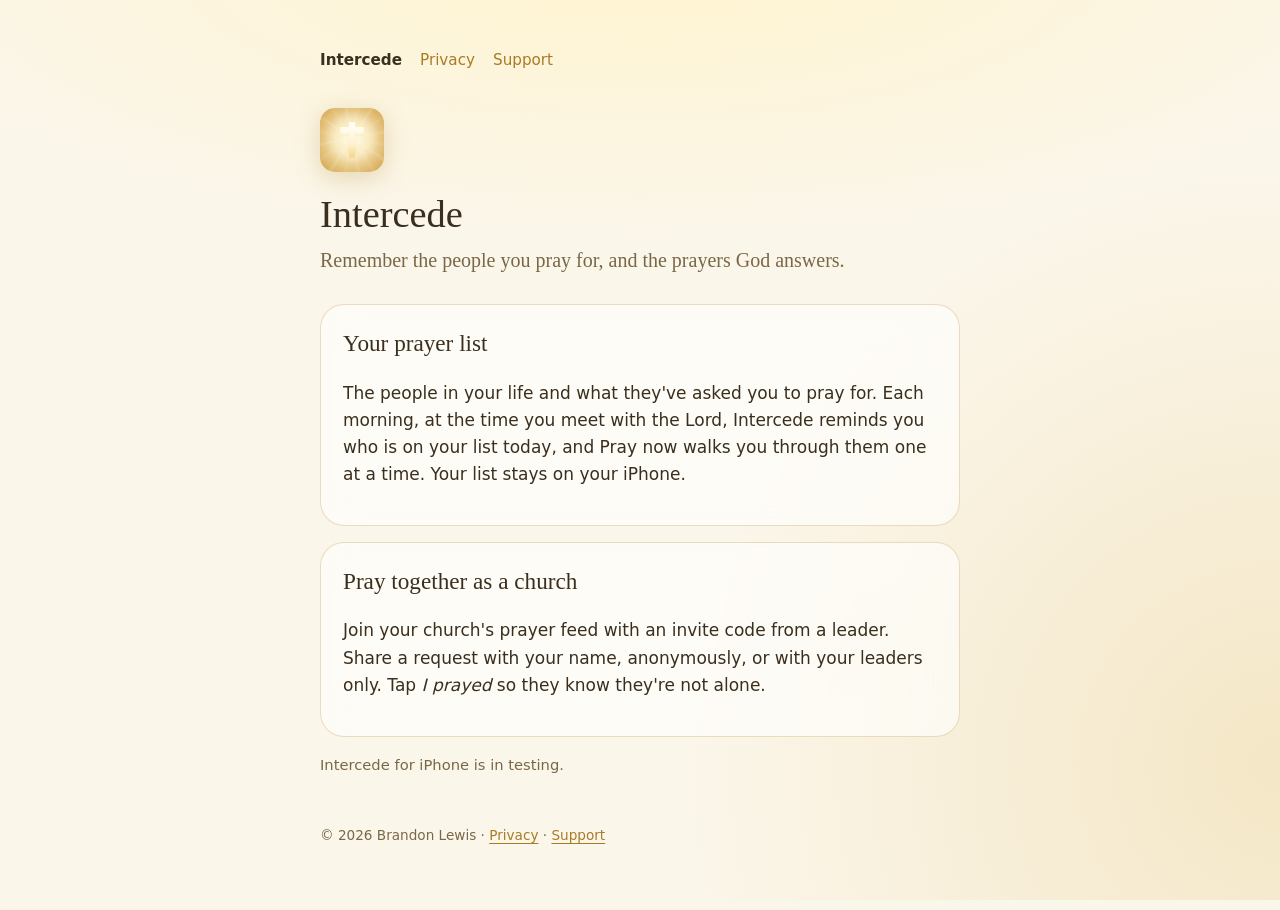
<file: index.html>
<!doctype html>
<html lang="en">
<head>
<meta charset="utf-8">
<meta name="viewport" content="width=device-width, initial-scale=1">
<title>Intercede</title>
<meta name="description" content="Intercede: a prayer list and reminders for iPhone, with church prayer feeds.">
<link rel="stylesheet" href="style.css">
<link rel="icon" href="icon.png">
</head>
<body>
<main>
<nav><a href="./" aria-current="page">Intercede</a><a href="privacy.html">Privacy</a><a href="support.html">Support</a></nav>
<img class="mark" src="icon.png" alt="">
<h1>Intercede</h1>
<p class="lede">Remember the people you pray for, and the prayers God answers.</p>

<div class="card">
<h2>Your prayer list</h2>
<p>The people in your life and what they've asked you to pray for. Each morning, at the time you meet with the Lord, Intercede reminds you who is on your list today, and Pray now walks you through them one at a time. Your list stays on your iPhone.</p>
</div>

<div class="card">
<h2>Pray together as a church</h2>
<p>Join your church's prayer feed with an invite code from a leader. Share a request with your name, anonymously, or with your leaders only. Tap <em>I prayed</em> so they know they're not alone.</p>
</div>

<p class="muted">Intercede for iPhone is in testing.</p>
<footer>&copy; 2026 Brandon Lewis &middot; <a href="privacy.html">Privacy</a> &middot; <a href="support.html">Support</a></footer>
</main>
</body>
</html>
</file>
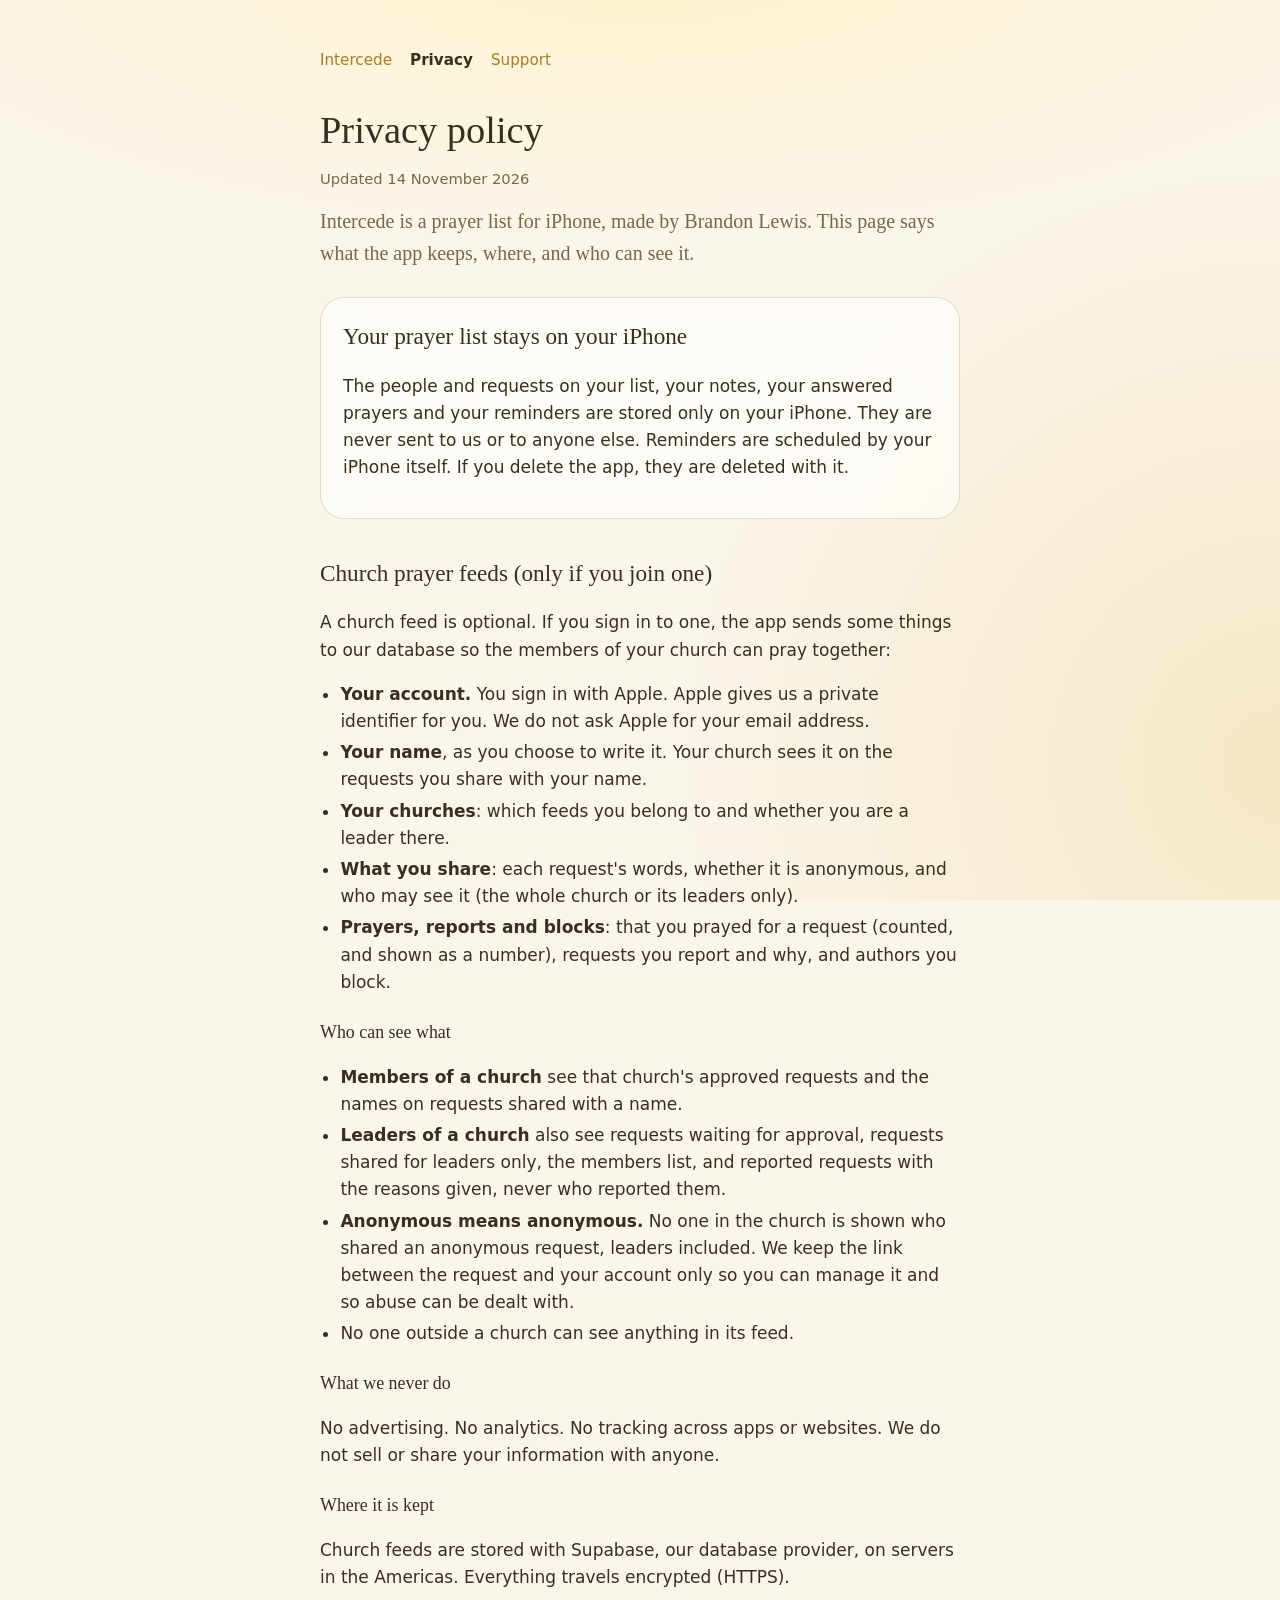
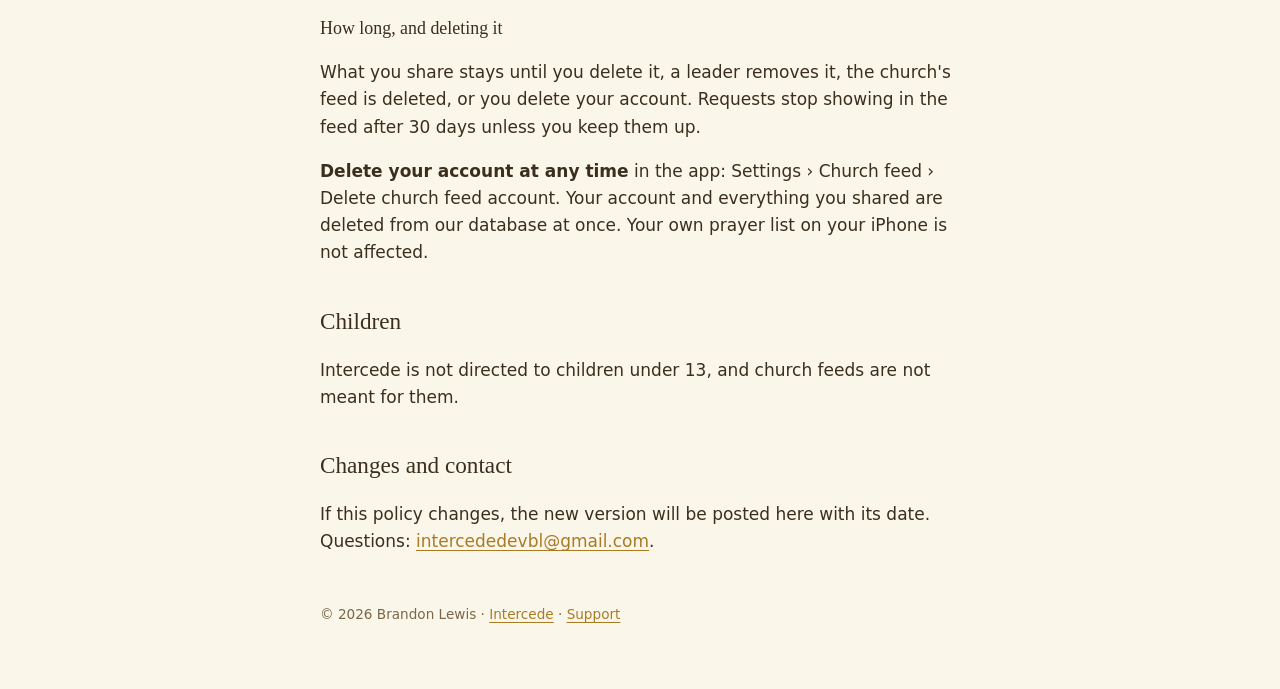
<file: privacy.html>
<!doctype html>
<html lang="en">
<head>
<meta charset="utf-8">
<meta name="viewport" content="width=device-width, initial-scale=1">
<title>Intercede privacy policy</title>
<meta name="description" content="What Intercede keeps, where, and who can see it.">
<link rel="stylesheet" href="style.css">
<link rel="icon" href="icon.png">
</head>
<body>
<main>
<nav><a href="./">Intercede</a><a href="privacy.html" aria-current="page">Privacy</a><a href="support.html">Support</a></nav>
<h1>Privacy policy</h1>
<p class="muted">Updated 14 November 2026</p>
<p class="lede">Intercede is a prayer list for iPhone, made by Brandon Lewis. This page says what the app keeps, where, and who can see it.</p>

<div class="card">
<h2>Your prayer list stays on your iPhone</h2>
<p>The people and requests on your list, your notes, your answered prayers and your reminders are stored only on your iPhone. They are never sent to us or to anyone else. Reminders are scheduled by your iPhone itself. If you delete the app, they are deleted with it.</p>
</div>

<h2>Church prayer feeds (only if you join one)</h2>
<p>A church feed is optional. If you sign in to one, the app sends some things to our database so the members of your church can pray together:</p>
<ul>
<li><strong>Your account.</strong> You sign in with Apple. Apple gives us a private identifier for you. We do not ask Apple for your email address.</li>
<li><strong>Your name</strong>, as you choose to write it. Your church sees it on the requests you share with your name.</li>
<li><strong>Your churches</strong>: which feeds you belong to and whether you are a leader there.</li>
<li><strong>What you share</strong>: each request's words, whether it is anonymous, and who may see it (the whole church or its leaders only).</li>
<li><strong>Prayers, reports and blocks</strong>: that you prayed for a request (counted, and shown as a number), requests you report and why, and authors you block.</li>
</ul>

<h3>Who can see what</h3>
<ul>
<li><strong>Members of a church</strong> see that church's approved requests and the names on requests shared with a name.</li>
<li><strong>Leaders of a church</strong> also see requests waiting for approval, requests shared for leaders only, the members list, and reported requests with the reasons given, never who reported them.</li>
<li><strong>Anonymous means anonymous.</strong> No one in the church is shown who shared an anonymous request, leaders included. We keep the link between the request and your account only so you can manage it and so abuse can be dealt with.</li>
<li>No one outside a church can see anything in its feed.</li>
</ul>

<h3>What we never do</h3>
<p>No advertising. No analytics. No tracking across apps or websites. We do not sell or share your information with anyone.</p>

<h3>Where it is kept</h3>
<p>Church feeds are stored with Supabase, our database provider, on servers in the Americas. Everything travels encrypted (HTTPS).</p>

<h3>How long, and deleting it</h3>
<p>What you share stays until you delete it, a leader removes it, the church's feed is deleted, or you delete your account. Requests stop showing in the feed after 30 days unless you keep them up.</p>
<p><strong>Delete your account at any time</strong> in the app: Settings &rsaquo; Church feed &rsaquo; Delete church feed account. Your account and everything you shared are deleted from our database at once. Your own prayer list on your iPhone is not affected.</p>

<h2>Children</h2>
<p>Intercede is not directed to children under 13, and church feeds are not meant for them.</p>

<h2>Changes and contact</h2>
<p>If this policy changes, the new version will be posted here with its date. Questions: <a href="mailto:intercededevbl@gmail.com">intercededevbl@gmail.com</a>.</p>

<footer>&copy; 2026 Brandon Lewis &middot; <a href="./">Intercede</a> &middot; <a href="support.html">Support</a></footer>
</main>
</body>
</html>
</file>
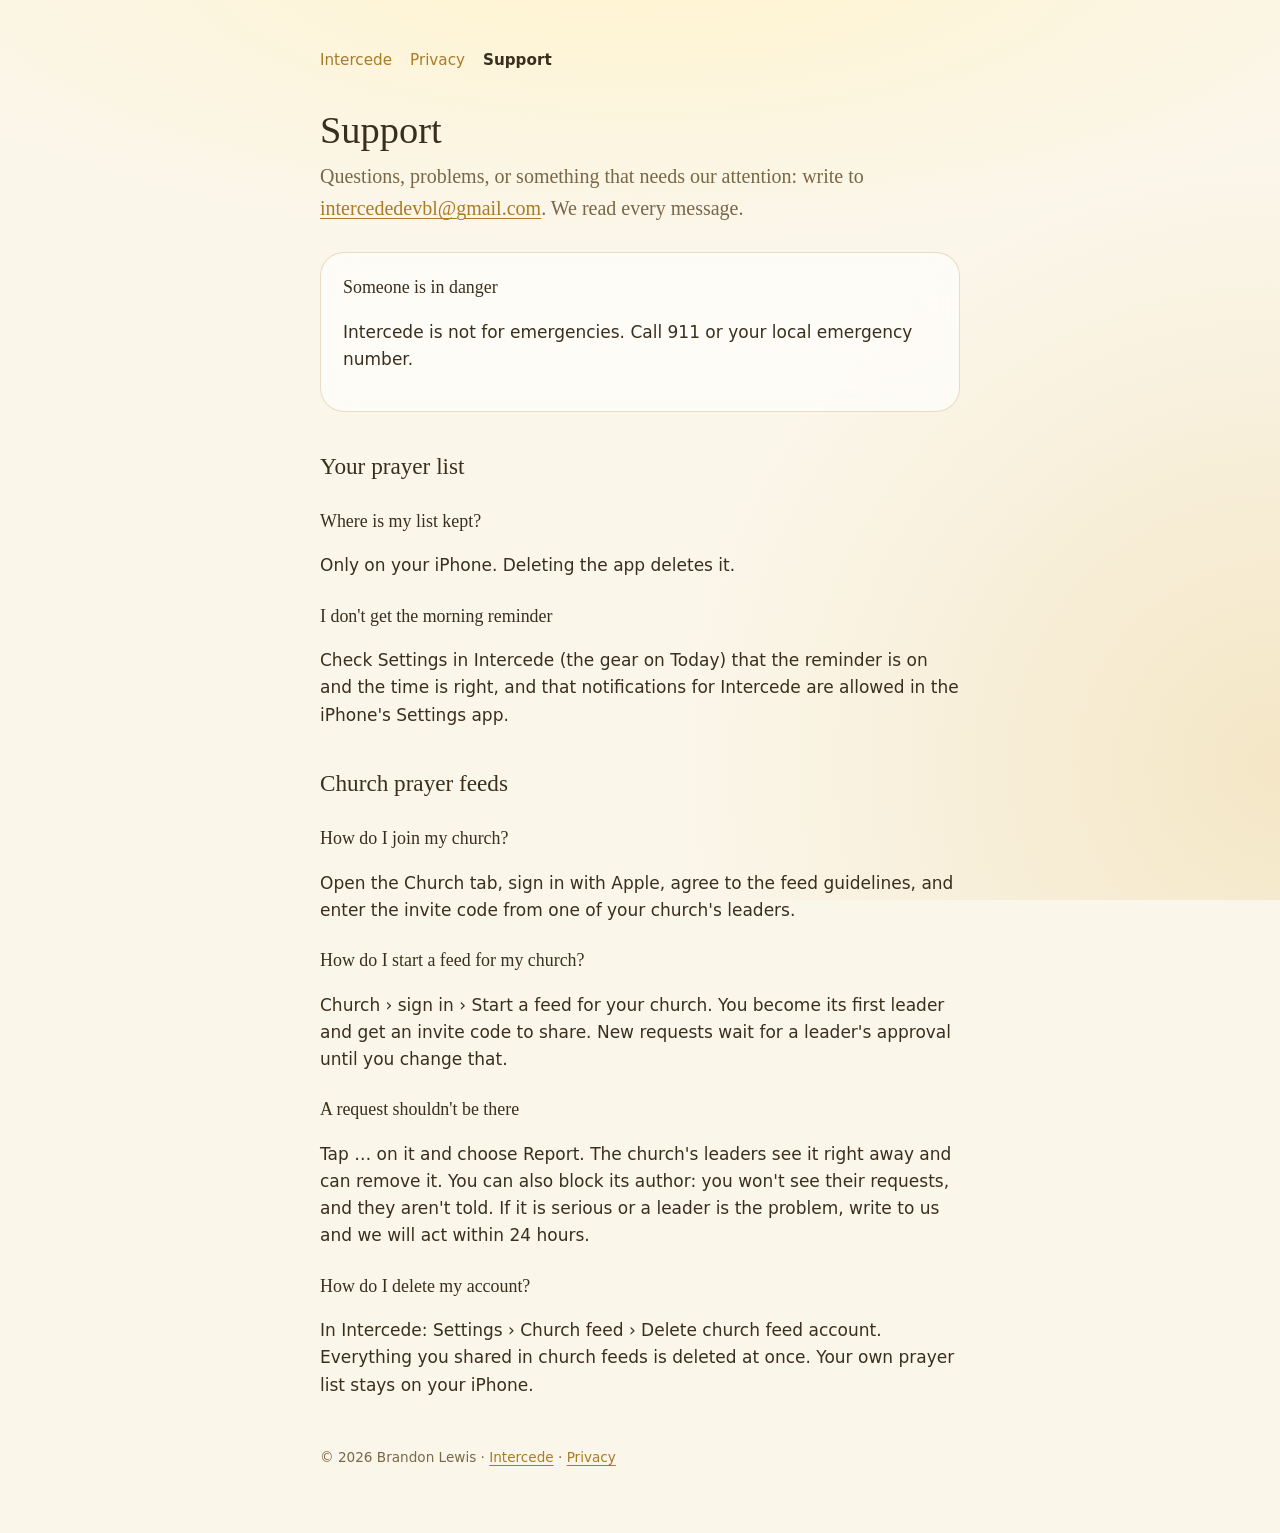
<file: support.html>
<!doctype html>
<html lang="en">
<head>
<meta charset="utf-8">
<meta name="viewport" content="width=device-width, initial-scale=1">
<title>Intercede support</title>
<meta name="description" content="Help with Intercede, and how to reach us.">
<link rel="stylesheet" href="style.css">
<link rel="icon" href="icon.png">
</head>
<body>
<main>
<nav><a href="./">Intercede</a><a href="privacy.html">Privacy</a><a href="support.html" aria-current="page">Support</a></nav>
<h1>Support</h1>
<p class="lede">Questions, problems, or something that needs our attention: write to <a href="mailto:intercededevbl@gmail.com">intercededevbl@gmail.com</a>. We read every message.</p>

<div class="card">
<h3>Someone is in danger</h3>
<p>Intercede is not for emergencies. Call 911 or your local emergency number.</p>
</div>

<h2>Your prayer list</h2>
<h3>Where is my list kept?</h3>
<p>Only on your iPhone. Deleting the app deletes it.</p>
<h3>I don't get the morning reminder</h3>
<p>Check Settings in Intercede (the gear on Today) that the reminder is on and the time is right, and that notifications for Intercede are allowed in the iPhone's Settings app.</p>

<h2>Church prayer feeds</h2>
<h3>How do I join my church?</h3>
<p>Open the Church tab, sign in with Apple, agree to the feed guidelines, and enter the invite code from one of your church's leaders.</p>
<h3>How do I start a feed for my church?</h3>
<p>Church &rsaquo; sign in &rsaquo; Start a feed for your church. You become its first leader and get an invite code to share. New requests wait for a leader's approval until you change that.</p>
<h3>A request shouldn't be there</h3>
<p>Tap &hellip; on it and choose Report. The church's leaders see it right away and can remove it. You can also block its author: you won't see their requests, and they aren't told. If it is serious or a leader is the problem, write to us and we will act within 24 hours.</p>
<h3>How do I delete my account?</h3>
<p>In Intercede: Settings &rsaquo; Church feed &rsaquo; Delete church feed account. Everything you shared in church feeds is deleted at once. Your own prayer list stays on your iPhone.</p>

<footer>&copy; 2026 Brandon Lewis &middot; <a href="./">Intercede</a> &middot; <a href="privacy.html">Privacy</a></footer>
</main>
</body>
</html>
</file>
<file: style.css>
/* Intercede's pages: ivory and gold, like the app. Nothing loaded from anywhere else. */
:root {
    --ivory: #fbf6ea;
    --parchment: #f3e7cb;
    --glow: #fff4cf;
    --gold: #a97b24;
    --gold-soft: #e8cb84;
    --ink: #3a2f1e;
    --ink-soft: #7a6747;
    --card: rgba(255, 255, 255, 0.62);
    --line: rgba(184, 137, 46, 0.28);
}
@media (prefers-color-scheme: dark) {
    :root {
        --ivory: #15110b;
        --parchment: #241b10;
        --glow: #3a2a10;
        --gold: #e3b65a;
        --gold-soft: #8a6420;
        --ink: #f5ecd9;
        --ink-soft: #bfae8c;
        --card: rgba(42, 32, 20, 0.62);
        --line: rgba(227, 182, 90, 0.25);
    }
}
* { box-sizing: border-box; }
html { -webkit-text-size-adjust: 100%; }
body {
    margin: 0;
    min-height: 100vh;
    color: var(--ink);
    background:
        radial-gradient(ellipse 90% 45% at 50% -5%, var(--glow), transparent 70%),
        radial-gradient(circle at 100% 85%, color-mix(in srgb, var(--gold-soft) 35%, transparent), transparent 40%),
        var(--ivory);
    background-attachment: fixed;
    font: 17px/1.6 -apple-system, BlinkMacSystemFont, "Segoe UI", system-ui, sans-serif;
}
main { max-width: 680px; margin: 0 auto; padding: 48px 20px 64px; }
h1, h2, h3, .serif { font-family: ui-serif, "New York", Georgia, "Times New Roman", serif; font-weight: 500; }
h1 { font-size: 2.4rem; line-height: 1.15; margin: 0 0 8px; }
h2 { font-size: 1.45rem; margin: 36px 0 8px; }
h3 { font-size: 1.12rem; margin: 22px 0 4px; }
p, li { color: var(--ink); }
.lede { font-family: ui-serif, "New York", Georgia, serif; font-size: 1.25rem; color: var(--ink-soft); margin: 0 0 28px; }
.muted { color: var(--ink-soft); font-size: 0.92rem; }
a { color: var(--gold); text-decoration-thickness: 1px; text-underline-offset: 3px; }
.card {
    background: var(--card);
    border: 1px solid var(--line);
    border-radius: 24px;
    padding: 20px 22px;
    margin: 16px 0;
    backdrop-filter: blur(18px);
    -webkit-backdrop-filter: blur(18px);
}
.card h2:first-child, .card h3:first-child { margin-top: 0; }
nav { display: flex; gap: 18px; flex-wrap: wrap; margin: 0 0 36px; font-size: 0.95rem; }
nav a { text-decoration: none; }
nav a[aria-current="page"] { color: var(--ink); font-weight: 600; }
.mark { width: 64px; height: 64px; border-radius: 15px; display: block; margin: 0 0 20px; box-shadow: 0 6px 24px rgba(169, 123, 36, 0.25); }
ul { padding-left: 1.2em; }
li { margin: 4px 0; }
footer { margin-top: 48px; font-size: 0.85rem; color: var(--ink-soft); }
</file>
